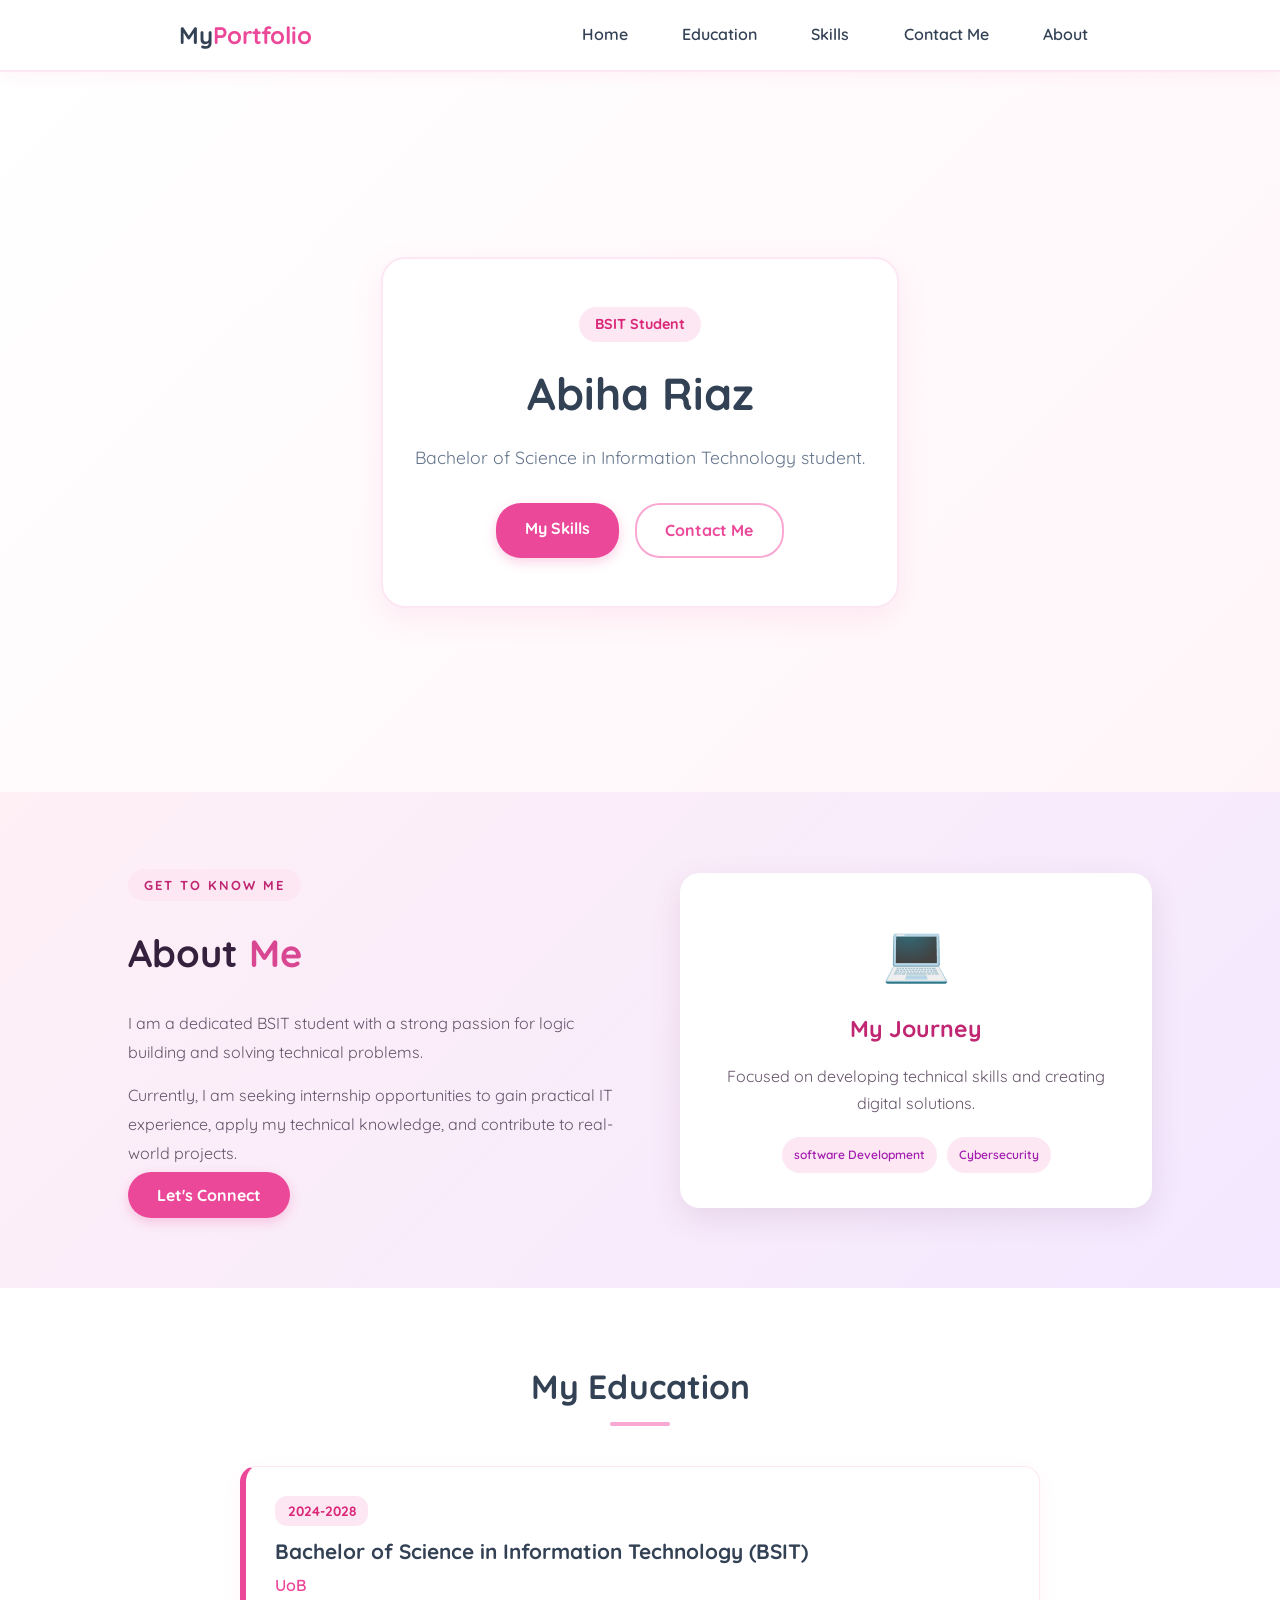
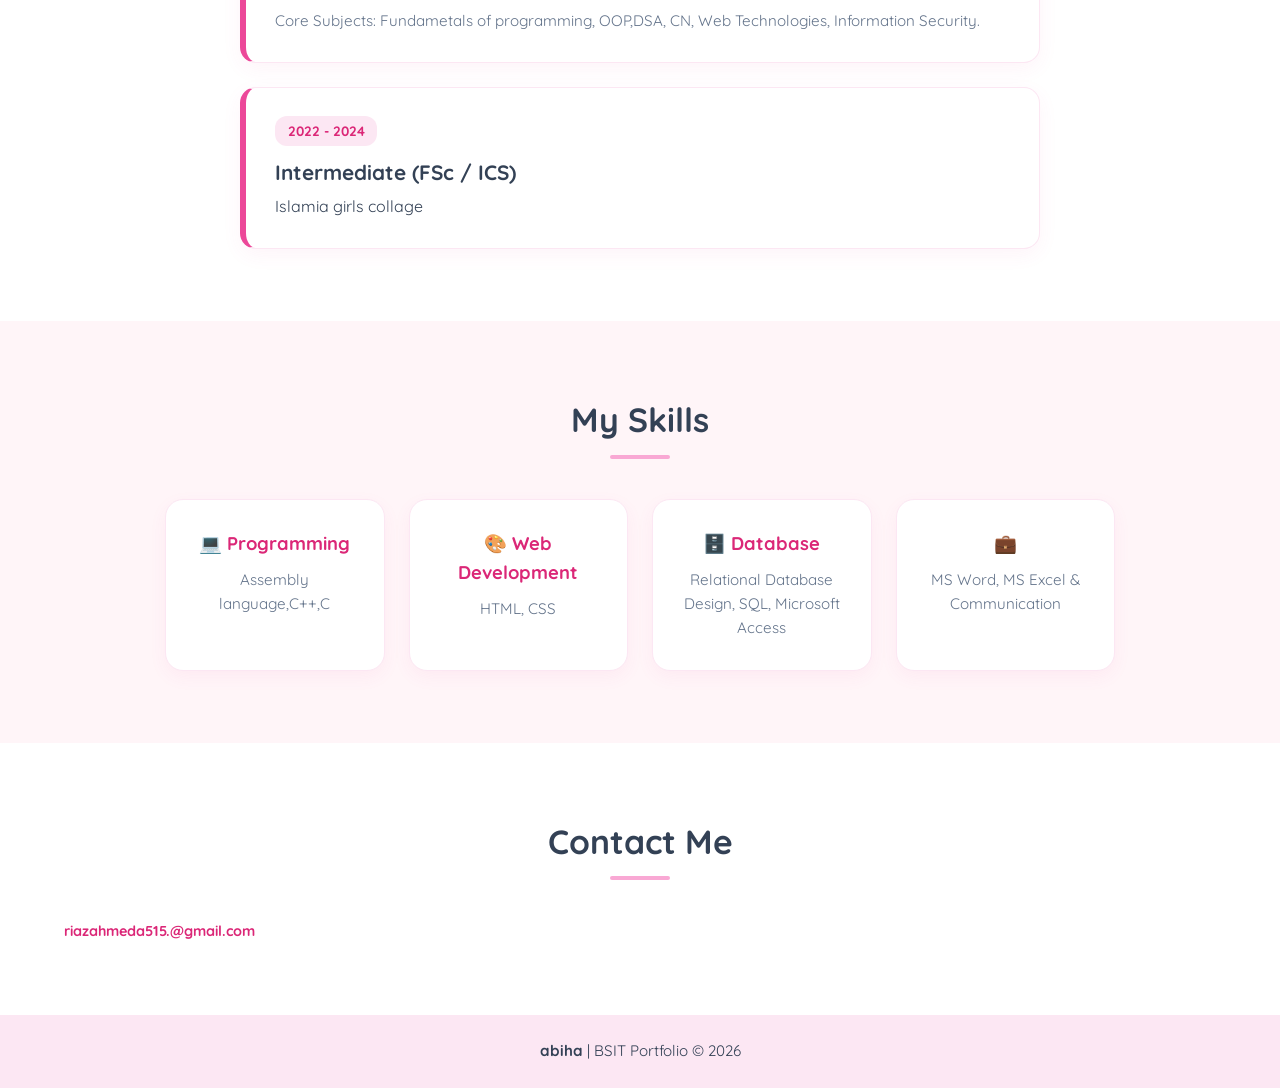
<file: index.html>
<!DOCTYPE html>
<html lang="en">
<head>
    <meta charset="UTF-8">
    <meta name="viewport" content="width=device-width, initial-scale=1.0">
    <title>BSIT Student Portfolio</title>
    <!-- Google Fonts for Clean & Soft Look -->
    <link href="https://fonts.googleapis.com/css2?family=Quicksand:wght@400;500;600;700&display=swap" rel="stylesheet">
    <link rel="stylesheet" href="Styl.css">
</head>
<body>

    <!-- Navigation Bar -->
    <header>
        <nav class="navbar">
            <div class="logo">My<span>Portfolio</span></div>
            <ul class="nav-links">
                <li><a href="#home">Home</a></li>
                <li><a href="#education">Education</a></li>
                <li><a href="#skills">Skills</a></li>
                <li><a href="#contact">Contact Me</a></li>
                <li><a href="#about">About</a></li>
            </ul>
        </nav>
    </header>

    <section id="home" class="hero">
        <div class="hero-card">
            <span class="badge"> BSIT Student</span>
            <h1> Abiha Riaz</h1>
            <p>
                Bachelor of Science in Information Technology student.
            </p>
            <div class="hero-btns">
                <a href="#skills" class="btn-pink">My Skills</a>
                <a href="#contact" class="btn-outline">Contact Me</a>
            </div>
        </div>
    </section>
        
<!-- About Me Section -->
<section id="about" class="section about-section">
    <div class="about-container">

        <div class="about-content">
            <span class="about-badge">GET TO KNOW ME</span>

            <h2>About <span>Me</span></h2>

            <p>
                I am a dedicated BSIT student with a strong passion
                for logic building and
                solving technical problems.
            </p>

            <p>
                Currently, I am seeking internship opportunities
                to gain practical IT experience, apply my technical
                knowledge, and contribute to real-world projects.
            </p>

           

            <a href="#contact" class="btn-pink">Let's Connect</a>
        </div>

        <div class="about-card">
            <div class="about-icon">💻</div>
            <h3>My Journey</h3>
            <p>
        
                Focused on developing technical skills
                and creating  digital solutions.
            </p>

            <div class="about-tags">
                <span>software Development</span>
                <span>Cybersecurity</span>
            </div>
        </div>

    </div>
</section>

    <section id="education" class="section">
        <h2 class="section-title">My Education</h2>
        <div class="edu-container">
            <div class="edu-card">
                <div class="edu-year">2024-2028</div>
                <h3>Bachelor of Science in Information Technology (BSIT)</h3>
                <p class="institute">UoB</p>
                <p class="edu-desc">
                    Core Subjects: Fundametals of programming, OOP,DSA, CN, Web Technologies, Information Security.
                </p>
            </div>

            <div class="edu-card">
                <div class="edu-year">2022 - 2024</div>
                <h3>Intermediate (FSc / ICS)</h3>
                <p>Islamia girls collage</p>
                
            </div>
        </div>
    </section>

    <section id="skills" class="section bg-soft-pink">
        <h2 class="section-title">My Skills</h2>
        <div class="skills-grid">
            <div class="skill-card">
                <h3>💻 Programming</h3>
                <p> Assembly language,C++,C </p>
            </div>
            <div class="skill-card">
                <h3>🎨 Web Development</h3>
                <p>HTML, CSS</p>
            </div>
            <div class="skill-card">
                <h3>🗄️ Database</h3>
                <p>Relational Database Design, SQL, Microsoft Access</p>
            </div>
            <div class="skill-card">
                <h3>💼</h3>
                <p>
                    MS Word, MS Excel & Communication
                </p>
            </div>
        </div>
    </section>

    <!-- Contact Me Section -->
    <section id="contact" class="section">
        <h2 class="section-title">Contact Me</h2>
        
            
            

            <div class="direct-email">
                 <a href=""> riazahmeda515.@gmail.com</a>
            </div>
        </div>
    </section>

    
    <footer>
        <p>  <strong>abiha</strong> | BSIT Portfolio &copy; 2026</p>
    </footer>

</body>
                                                 </html>
</file>
<file: Styl.css>
:root {
    --white: #ffffff;
    --bg-blush: #fff5f8;
    --pink-light: #fce7f3;
    --pink-soft: #f9a8d4;
    --pink-main: #ec4899;
    --pink-dark: #db2777;
    --text-dark: #334155;
    --text-muted: #64748b;
}

* {
    margin: 0;
    padding: 0;
    box-sizing: border-box;
    font-family: 'Quicksand', sans-serif;
    scroll-behavior: smooth; /* Isse navbar links click karne par smooth scroll hoga */
}

body {
    background-color: var(--white);
    color: var(--text-dark);
    line-height: 1.6;
}

/* Navbar */
header {
    background-color: rgba(255, 255, 255, 0.95);
    border-bottom: 2px solid var(--pink-light);
    position: sticky;
    top: 0;
    z-index: 1000;
    box-shadow: 0 4px 15px rgba(236, 72, 153, 0.06);
}

.navbar {
    max-width: 1050px;
    margin: auto;
    padding: 1rem 5%;
    display: flex;
    justify-content: space-between;
    align-items: center;
}

.logo {
    font-size: 1.5rem;
    font-weight: 700;
    color: var(--text-dark);
}

.logo span {
    color: var(--pink-main);
}

.nav-links {
    list-style: none;
    display: flex;
    gap: 1.8rem;
}

.nav-links a {
    text-decoration: none;
    color: var(--text-dark);
    font-weight: 600;
    font-size: 1rem;
    padding: 0.4rem 0.8rem;
    border-radius: 20px;
    transition: all 0.3s ease;
}

.nav-links a:hover {
    background-color: var(--pink-light);
    color: var(--pink-dark);
}

/* Hero Section */
.hero {
    min-height: 80vh;
    background: linear-gradient(135deg, var(--white) 0%, var(--bg-blush) 100%);
    display: flex;
    justify-content: center;
    align-items: center;
    text-align: center;
    padding: 2rem 5%;
}

.hero-card {
    max-width: 680px;
    background: var(--white);
    padding: 3rem 2rem;
    border-radius: 24px;
    border: 2px solid var(--pink-light);
    box-shadow: 0 10px 30px rgba(244, 114, 182, 0.12);
}

.badge {
    display: inline-block;
    background-color: var(--pink-light);
    color: var(--pink-dark);
    padding: 0.4rem 1rem;
    border-radius: 20px;
    font-weight: 700;
    font-size: 0.9rem;
    margin-bottom: 1rem;
}

.hero h1 {
    font-size: 2.8rem;
    margin-bottom: 0.8rem;
    color: var(--text-dark);
}

.hero h1 span {
    color: var(--pink-main);
}

.hero p {
    color: var(--text-muted);
    font-size: 1.1rem;
    margin-bottom: 2rem;
}

.hero-btns {
    display: flex;
    justify-content: center;
    gap: 1rem;
}

.btn-pink {
    background-color: var(--pink-main);
    color: var(--white);
    padding: 0.8rem 1.8rem;
    border: none;
    border-radius: 25px;
    text-decoration: none;
    font-weight: 700;
    font-size: 1rem;
    cursor: pointer;
    box-shadow: 0 4px 12px rgba(236, 72, 153, 0.25);
    transition: 0.3s;
}

.btn-pink:hover {
    background-color: var(--pink-dark);
    transform: translateY(-2px);
}

.btn-outline {
    background-color: var(--white);
    color: var(--pink-main);
    border: 2px solid var(--pink-soft);
    padding: 0.8rem 1.8rem;
    border-radius: 25px;
    text-decoration: none;
    font-weight: 700;
    transition: 0.3s;
}

.btn-outline:hover {
    background-color: var(--pink-light);
}

/* General Sections */
.section {
    padding: 4.5rem 5%;
}

.bg-soft-pink {
    background-color: var(--bg-blush);
}

.section-title {
    text-align: center;
    font-size: 2.1rem;
    color: var(--text-dark);
    margin-bottom: 2.5rem;
    position: relative;
}

.section-title::after {
    content: '';
    display: block;
    width: 60px;
    height: 4px;
    background-color: var(--pink-soft);
    margin: 0.5rem auto 0;
    border-radius: 2px;
}

/* Education Section */
.edu-container {
    max-width: 800px;
    margin: auto;
    display: flex;
    flex-direction: column;
    gap: 1.5rem;
}

.edu-card {
    background: var(--white);
    border: 1.5px solid var(--pink-light);
    border-left: 6px solid var(--pink-main);
    padding: 1.8rem;
    border-radius: 16px;
    box-shadow: 0 6px 20px rgba(236, 72, 153, 0.06);
    transition: transform 0.3s;
}

.edu-card:hover {
    transform: translateY(-4px);
}

.edu-year {
    display: inline-block;
    background: var(--pink-light);
    color: var(--pink-dark);
    font-size: 0.85rem;
    font-weight: 700;
    padding: 0.25rem 0.8rem;
    border-radius: 12px;
    margin-bottom: 0.6rem;
}

.edu-card h3 {
    font-size: 1.3rem;
    color: var(--text-dark);
    margin-bottom: 0.3rem;
}

.institute {
    font-weight: 600;
    color: var(--pink-main);
    margin-bottom: 0.6rem;
}

.edu-desc {
    color: var(--text-muted);
    font-size: 0.95rem;
}

/* Skills Section */
.skills-grid {
    max-width: 950px;
    margin: auto;
    display: grid;
    grid-template-columns: repeat(auto-fit, minmax(210px, 1fr));
    gap: 1.5rem;
}

.skill-card {
    background: var(--white);
    border: 1.5px solid var(--pink-light);
    padding: 1.8rem 1.5rem;
    border-radius: 18px;
    text-align: center;
    box-shadow: 0 6px 18px rgba(236, 72, 153, 0.06);
    transition: 0.3s;
}

.skill-card:hover {
    transform: translateY(-5px);
    border-color: var(--pink-soft);
}

.skill-card h3 {
    color: var(--pink-dark);
    margin-bottom: 0.6rem;
    font-size: 1.15rem;
}

.skill-card p {
    color: var(--text-muted);
    font-size: 0.95rem;
}

/* Contact Section */
.contact-card {
    max-width: 600px;
    margin: auto;
    background: var(--bg-blush);
    border: 2px solid var(--pink-light);
    padding: 2.5rem;
    border-radius: 22px;
    text-align: center;
}

.contact-card p {
    color: var(--text-muted);
    margin-bottom: 1.5rem;
}

.contact-form {
    display: flex;
    flex-direction: column;
    gap: 1rem;
}

.contact-form input,
.contact-form textarea {
    width: 100%;
    padding: 0.9rem 1.2rem;
    border: 1.5px solid var(--pink-soft);
    border-radius: 14px;
    background: var(--white);
    font-size: 0.95rem;
    outline: none;
    transition: 0.3s;
}

.contact-form input:focus,
.contact-form textarea:focus {
    border-color: var(--pink-main);
    box-shadow: 0 0 0 3px rgba(236, 72, 153, 0.15);
}

.direct-email {
    margin-top: 1.5rem;
    font-size: 0.9rem;
    color: var(--text-muted);
}

.direct-email a {
    color: var(--pink-dark);
    font-weight: 700;
    text-decoration: none;
}

/* Footer */
footer {
    background-color: var(--pink-light);
    color: var(--text-dark);
    text-align: center;
    padding: 1.5rem;
    font-size: 0.95rem;
}

/* Mobile Responsive */
@media (max-width: 600px) {
    .navbar {
        flex-direction: column;
        gap: 0.8rem;
    }
    .nav-links {
        gap: 0.8rem;
        flex-wrap: wrap;
        justify-content: center;
    }
    .hero h1 {
        font-size: 2.1rem;
    }
}

/* ABOUT ME SECTION */

.about-section {
    background: linear-gradient(135deg, #fff0f6, #f3e8ff);
    padding: 80px 10%;
}

.about-container {
    display: flex;
    align-items: center;
    justify-content: space-between;
    gap: 50px;
    max-width: 1100px;
    margin: auto;
}

.about-content {
    flex: 1;
}

.about-badge {
    color: #c02672;
    background: #fce7f3;
    padding: 8px 16px;
    border-radius: 20px;
    font-size: 13px;
    font-weight: 700;
    letter-spacing: 2px;
}

.about-content h2 {
    font-size: 38px;
    color: #35213d;
    margin: 25px 0;
}

.about-content h2 span {
    color: #d94691;
}

.about-content p {
    color: #66546b;
    font-size: 16px;
    line-height: 1.8;
    margin-bottom: 15px;
}

.about-card {
    flex: 0.8;
    background: white;
    padding: 35px;
    border-radius: 20px;
    box-shadow: 0 10px 30px rgba(120, 60, 100, 0.12);
    text-align: center;
    transition: 0.3s ease;
}

.about-card:hover {
    transform: translateY(-8px);
    box-shadow: 0 15px 35px rgba(120, 60, 100, 0.2);
}

.about-icon {
    font-size: 55px;
    margin-bottom: 15px;
}

.about-card h3 {
    color: #c02672;
    font-size: 23px;
    margin-bottom: 15px;
}

.about-card p {
    color: #66546b;
    line-height: 1.7;
}

.about-tags {
    display: flex;
    flex-wrap: wrap;
    justify-content: center;
    gap: 10px;
    margin-top: 20px;
}

.about-tags span {
    background: #fce7f3;
    color: #a21caf;
    padding: 8px 12px;
    border-radius: 20px;
    font-size: 12px;
    font-weight: 600;
      }
</file>
